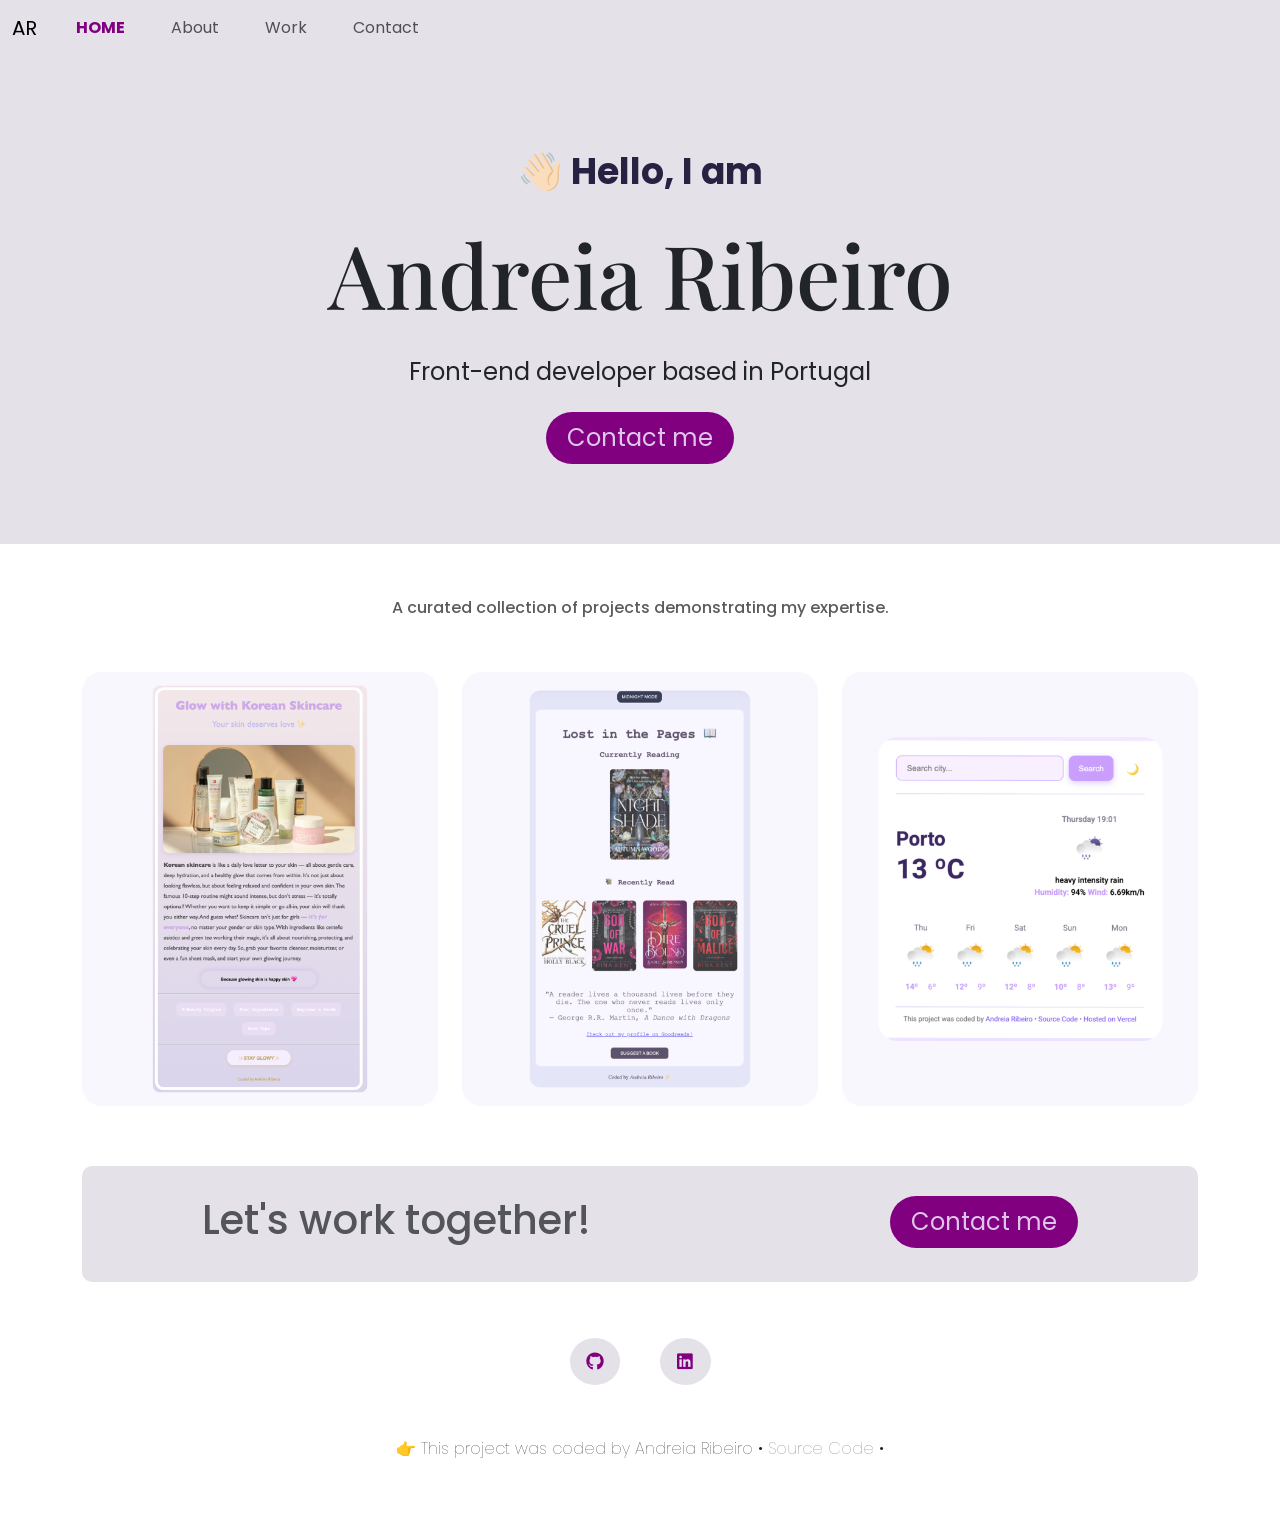
<file: index.html>
<!DOCTYPE html>
<html lang="en">
  <head>
    <meta charset="UTF-8" />
    <meta name="viewport" content="width=device-width, initial-scale=1.0" />
    <meta
      name="description"
      content="Andreia Ribeiro is a front-end developer based in Portugal, showcasing responsive web projects built with HTML, CSS, JavaScript, and Bootstrap."
    />

    <title>Andreia Ribeiro – Front-End Portfolio</title>
    <link
      href="https://cdn.jsdelivr.net/npm/bootstrap@5.3.8/dist/css/bootstrap.min.css"
      rel="stylesheet"
      integrity="sha384-sRIl4kxILFvY47J16cr9ZwB07vP4J8+LH7qKQnuqkuIAvNWLzeN8tE5YBujZqJLB"
      crossorigin="anonymous"
    />
    <link rel="stylesheet" href="./fontawesome/css/fontawesome.min.css" />
    <link rel="stylesheet" href="./fontawesome/css/brands.min.css" />
    <link rel="preconnect" href="https://fonts.googleapis.com" />
    <link rel="preconnect" href="https://fonts.gstatic.com" crossorigin />
    <link
      href="https://fonts.googleapis.com/css2?family=Playfair+Display:ital,wght@0,400..900;1,400..900&family=Poppins:ital,wght@0,100;0,200;0,300;0,400;0,500;0,600;0,700;0,800;0,900;1,100;1,200;1,300;1,400;1,500;1,600;1,700;1,800;1,900&display=swap"
      rel="stylesheet"
    />
    <link rel="stylesheet" href="styles/portfolio.css" />
    <script
      src="https://cdn.jsdelivr.net/npm/bootstrap@5.3.8/dist/js/bootstrap.bundle.min.js"
      integrity="sha384-FKyoEForCGlyvwx9Hj09JcYn3nv7wiPVlz7YYwJrWVcXK/BmnVDxM+D2scQbITxI"
      crossorigin="anonymous"
    ></script>
  </head>
  <body>
    <nav class="navbar navbar-expand-lg" style="background-color: #e5e1e9">
      <div class="container-fluid">
        <a class="navbar-brand" href="/">AR</a>
        <button
          class="navbar-toggler"
          type="button"
          data-bs-toggle="collapse"
          data-bs-target="#navbarNav"
          aria-controls="navbarNav"
          aria-expanded="false"
          aria-label="Toggle navigation"
        >
          <span class="navbar-toggler-icon"></span>
        </button>
        <div class="collapse navbar-collapse" id="navbarNav">
          <ul class="navbar-nav">
            <li class="nav-item">
              <a class="nav-link active" aria-current="page" href="/">Home</a>
            </li>
            <li class="nav-item">
              <a
                class="nav-link"
                href="/about.html"
                title="About Andreia Ribeiro – Front-End Developer"
                >About</a
              >
            </li>
            <li class="nav-item">
              <a
                class="nav-link"
                href="/work.html"
                title="Projects and Work by Andreia Ribeiro"
                >Work</a
              >
            </li>
            <li class="nav-item">
              <a
                class="nav-link"
                href="/contact.html"
                title="Contact Andreia Ribeiro"
                >Contact</a
              >
            </li>
          </ul>
        </div>
      </div>
    </nav>
    <div class="hero">
      <p>👋🏻 Hello, I am</p>
      <h1>Andreia Ribeiro</h1>
      <h2 class="mb-3">Front-end developer based in Portugal</h2>
      <a
        href="/contact.html"
        title="Contact Andreia Ribeiro"
        class="btn btn-branding"
        >Contact me</a
      >
    </div>
    <p class="text-center m-5 text-muted d-none d-lg-block">
      A curated collection of projects demonstrating my expertise.
    </p>
    <div class="container">
      <div class="row mb-5">
        <div class="col-4 d-none d-lg-block">
          <div class="project-image-1">
            <img
              src="images/skincare.png"
              class="img-fluid"
              alt="Responsive skincare website project designed with HTML, CSS, and Bootstrap"
            />
          </div>
        </div>
        <div class="col-4 d-none d-lg-block">
          <div class="project-image-2">
            <img
              src="images/books.png"
              class="img-fluid"
              alt="Book website project featuring curated book lists and reviews built with HTML and CSS"
            />
          </div>
        </div>
        <div class="col-4 d-none d-lg-block">
          <div class="project-image-3">
            <img
              src="images/weather.png"
              class="img-fluid"
              alt="Weather application displaying real-time forecasts using JavaScript and a weather API"
            />
          </div>
        </div>
      </div>
      <div class="container d-block d-lg-none">
        <div class="row">
          <div class="col-sm d-flex justify-content-center">
            <div class="card" style="width: 18rem">
              <img
                src="images/weather.png"
                class="card-img-top"
                alt="Front-end weather app showing real-time weather data with a responsive design"
              />
              <div class="card-body">
                <h5
                  class="card-title text-center text-uppercase font-weight-bold"
                >
                  Weather App
                </h5>
                <p class="card-text text-center">
                  A front-end weather application built with HTML, CSS, and
                  JavaScript, integrating a weather API to deliver real-time
                  forecasts with a responsive layout.
                </p>
                <a href="/work.html" class="btn btn-card">Browse my work</a>
              </div>
            </div>
          </div>
        </div>
      </div>
      <footer>
        <div
          class="contact-box d-flex justify-content-between mb-2 d-none d-md-flex"
        >
          <div>
            <h4 class="text-muted">Let's work together!</h4>
          </div>

          <div>
            <a href="/contact.html" class="btn btn-branding">Contact me</a>
          </div>
        </div>
        <div class="d-flex justify-content-center">
          <a
            href="mailto:andreiaribeiro24@gmail.com"
            title="Send an email to Andreia Ribeiro"
            class="email-link d-block d-md-none"
            >andreiaribeiro24@gmail.com</a
          >
        </div>
        <div class="social-links d-flex justify-content-center mt-5">
          <a
            href="https://github.com/andreiapatriciaribeiro88-web"
            target="_blank"
            title="Andreia Ribeiro on GitHub – Front-End Projects"
          >
            <i class="fab fa-github"></i
          ></a>
          <a
            href="https://www.linkedin.com/"
            target="_blank"
            title="Andreia Ribeiro on LinkedIn"
          >
            <i class="fab fa-linkedin"></i
          ></a>
        </div>
        <p class="text-center mt-5 fw-lighter">
          👉 This project was coded by Andreia Ribeiro •
          <a
            href="https://github.com/andreiapatriciaribeiro88-web/my-portfolio-project"
            target="_blank"
            class="text-decoration-none link-secondary"
          >
            Source Code </a
          >•
        </p>
      </footer>
    </div>
  </body>
</html>
</file>
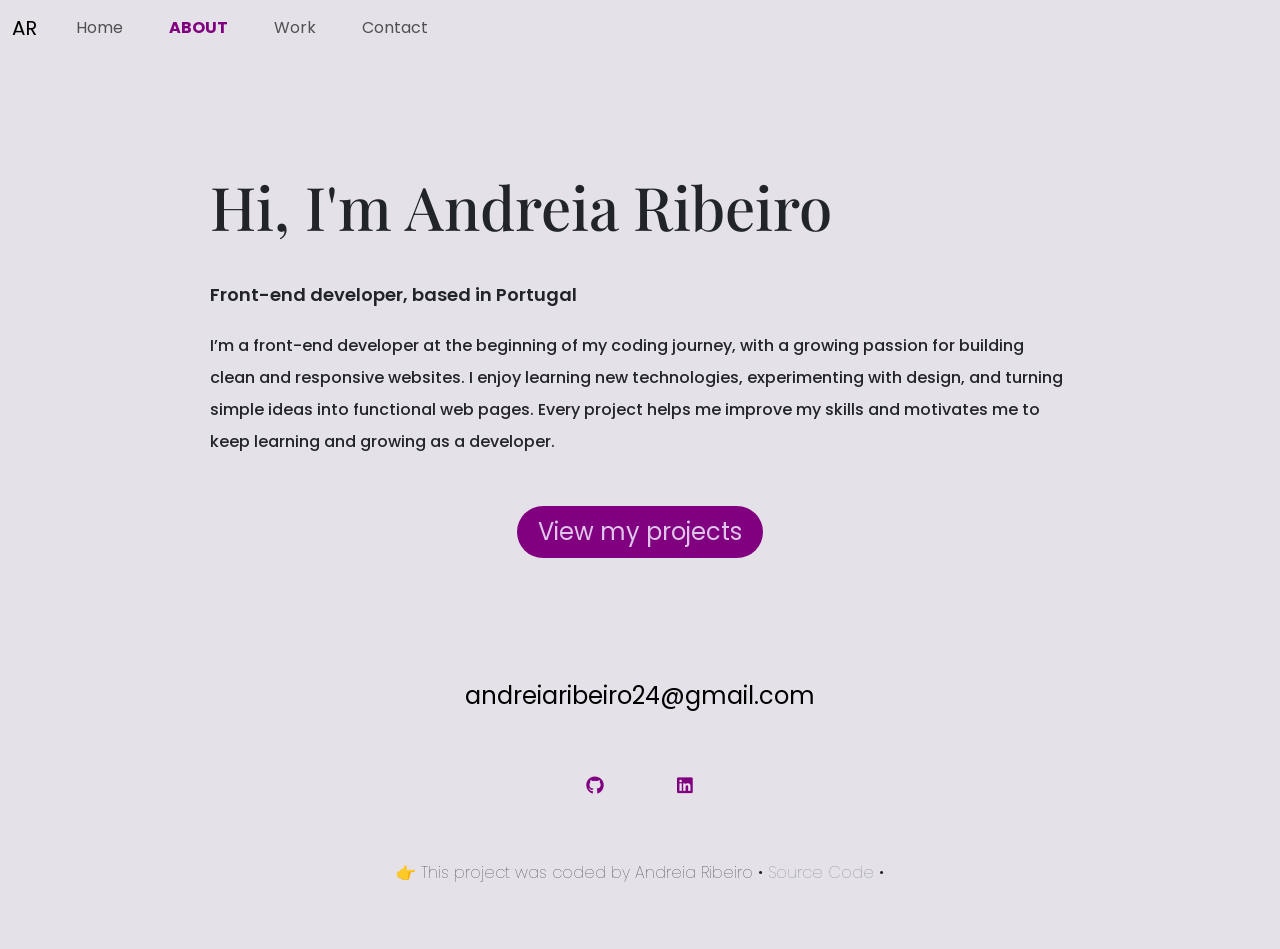
<file: about.html>
<!DOCTYPE html>
<html lang="en">
  <head>
    <meta charset="UTF-8" />
    <meta name="viewport" content="width=device-width, initial-scale=1.0" />
    <meta
      name="description"
      content="Andreia Ribeiro is a front-end developer based in Portugal, showcasing responsive web projects built with HTML, CSS, JavaScript, and Bootstrap."
    />

    <title>Andreia Ribeiro – Front-End Portfolio</title>
    <link
      href="https://cdn.jsdelivr.net/npm/bootstrap@5.3.8/dist/css/bootstrap.min.css"
      rel="stylesheet"
      integrity="sha384-sRIl4kxILFvY47J16cr9ZwB07vP4J8+LH7qKQnuqkuIAvNWLzeN8tE5YBujZqJLB"
      crossorigin="anonymous"
    />
    <link rel="stylesheet" href="./fontawesome/css/fontawesome.min.css" />
    <link rel="stylesheet" href="./fontawesome/css/brands.min.css" />
    <link rel="preconnect" href="https://fonts.googleapis.com" />
    <link rel="preconnect" href="https://fonts.gstatic.com" crossorigin />
    <link
      href="https://fonts.googleapis.com/css2?family=Playfair+Display:ital,wght@0,400..900;1,400..900&family=Poppins:ital,wght@0,100;0,200;0,300;0,400;0,500;0,600;0,700;0,800;0,900;1,100;1,200;1,300;1,400;1,500;1,600;1,700;1,800;1,900&display=swap"
      rel="stylesheet"
    />
    <link rel="stylesheet" href="styles/portfolio.css" />
    <script
      src="https://cdn.jsdelivr.net/npm/bootstrap@5.3.8/dist/js/bootstrap.bundle.min.js"
      integrity="sha384-FKyoEForCGlyvwx9Hj09JcYn3nv7wiPVlz7YYwJrWVcXK/BmnVDxM+D2scQbITxI"
      crossorigin="anonymous"
    ></script>
  </head>
  <body class="about-page">
    <nav class="navbar navbar-expand-lg" style="background-color: #e5e1e9">
      <div class="container-fluid">
        <a class="navbar-brand" href="/">AR</a>
        <button
          class="navbar-toggler"
          type="button"
          data-bs-toggle="collapse"
          data-bs-target="#navbarNav"
          aria-controls="navbarNav"
          aria-expanded="false"
          aria-label="Toggle navigation"
        >
          <span class="navbar-toggler-icon"></span>
        </button>
        <div class="collapse navbar-collapse" id="navbarNav">
          <ul class="navbar-nav">
            <li class="nav-item">
              <a class="nav-link" aria-current="page" href="/" title="Home Page"
                >Home</a
              >
            </li>
            <li class="nav-item">
              <a
                class="nav-link active"
                href="/about.html"
                title="About Andreia Ribeiro"
                >About</a
              >
            </li>
            <li class="nav-item">
              <a
                class="nav-link"
                href="/work.html"
                title="View Andreia Ribeiro’s projects"
                >Work</a
              >
            </li>
            <li class="nav-item">
              <a
                class="nav-link"
                href="/contact.html"
                title="Contact Andreia Ribeiro"
                >Contact</a
              >
            </li>
          </ul>
        </div>
      </div>
    </nav>
    <div class="about-section container">
      <h1>Hi, I'm Andreia Ribeiro</h1>
      <h2 class="mt-5">Front-end developer, based in Portugal</h2>
      <p class="mt-4 mb-5">
        I’m a front-end developer at the beginning of my coding journey, with a
        growing passion for building clean and responsive websites. I enjoy
        learning new technologies, experimenting with design, and turning simple
        ideas into functional web pages. Every project helps me improve my
        skills and motivates me to keep learning and growing as a developer.
      </p>
      <div class="d-flex justify-content-center" justify-content-center>
        <a href="./work.html" class="btn btn-branding" title="See my projects"
          >View my projects</a
        >
      </div>
    </div>
    <footer>
      <div class="d-flex justify-content-center">
        <a
          href="mailto:andreiaribeiro24@gmail.com"
          class="email-link"
          title="Send an email to Andreia Ribeiro"
          >andreiaribeiro24@gmail.com</a
        >
      </div>
      <div class="social-links d-flex justify-content-center mt-5">
        <a
          href="https://github.com/andreiapatriciaribeiro88-web"
          target="_blank"
          title="Andreia Ribeiro on GitHub"
        >
          <i class="fab fa-github"></i
        ></a>
        <a
          href="https://www.linkedin.com/"
          target="_blank"
          title="Andreia Ribeiro on LinkedIn"
        >
          <i class="fab fa-linkedin"></i
        ></a>
      </div>
      <p class="text-center mt-5 fw-lighter">
        👉 This project was coded by Andreia Ribeiro •
        <a
          href="https://github.com/andreiapatriciaribeiro88-web/my-portfolio-project"
          target="_blank"
          class="text-decoration-none link-secondary"
          title="Source code of Andreia Ribeiro’s portfolio"
        >
          Source Code </a
        >•
      </p>
    </footer>
  </body>
</html>
</file>
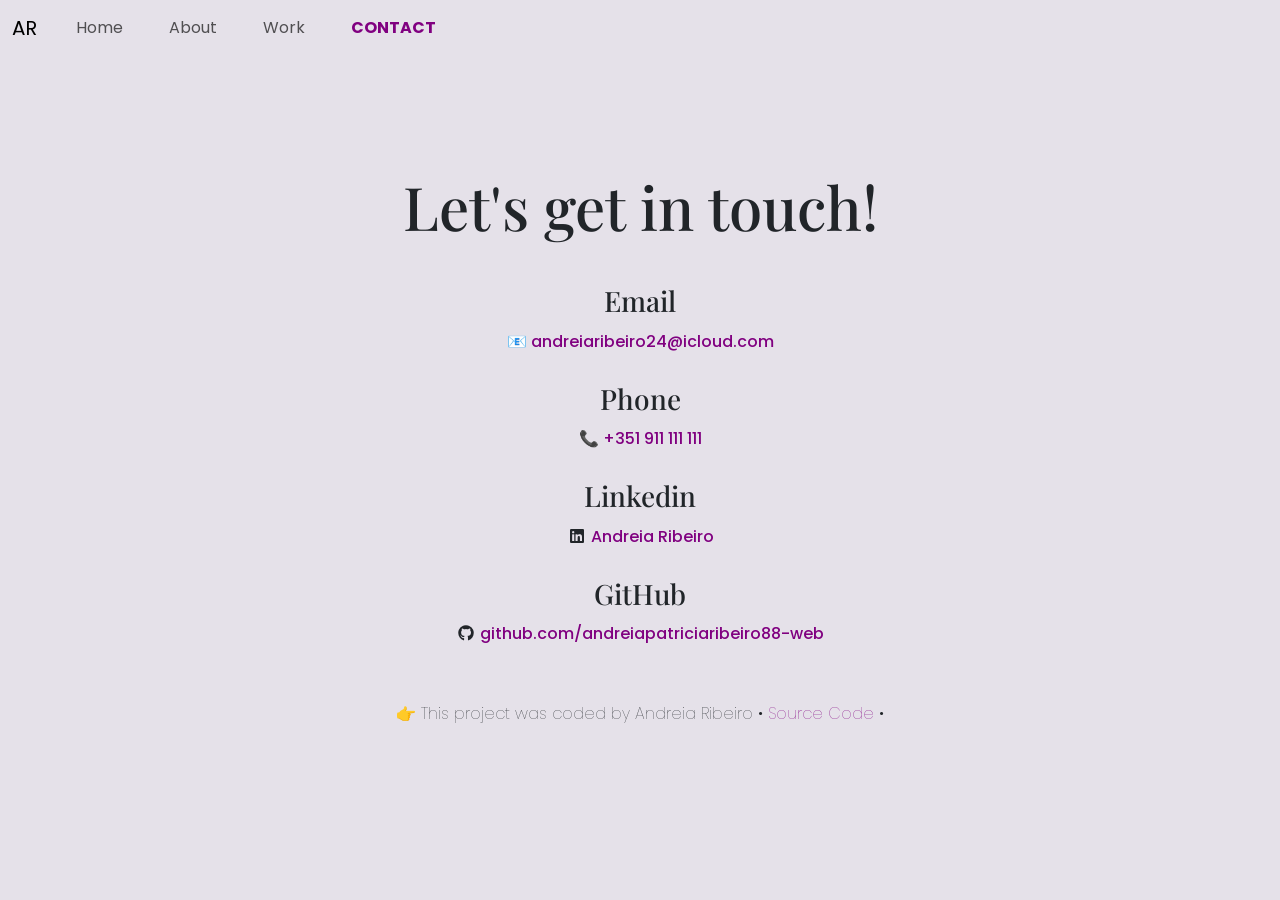
<file: contact.html>
<!DOCTYPE html>
<html lang="en">
  <head>
    <meta charset="UTF-8" />
    <meta name="viewport" content="width=device-width, initial-scale=1.0" />
    <meta
      name="description"
      content="Andreia Ribeiro is a front-end developer based in Portugal, showcasing responsive web projects built with HTML, CSS, JavaScript, and Bootstrap."
    />

    <title>Andreia Ribeiro – Front-End Portfolio</title>
    <link
      href="https://cdn.jsdelivr.net/npm/bootstrap@5.3.8/dist/css/bootstrap.min.css"
      rel="stylesheet"
      integrity="sha384-sRIl4kxILFvY47J16cr9ZwB07vP4J8+LH7qKQnuqkuIAvNWLzeN8tE5YBujZqJLB"
      crossorigin="anonymous"
    />
    <link rel="stylesheet" href="./fontawesome/css/fontawesome.min.css" />
    <link rel="stylesheet" href="./fontawesome/css/brands.min.css" />
    <link rel="preconnect" href="https://fonts.googleapis.com" />
    <link rel="preconnect" href="https://fonts.gstatic.com" crossorigin />
    <link
      href="https://fonts.googleapis.com/css2?family=Playfair+Display:ital,wght@0,400..900;1,400..900&family=Poppins:ital,wght@0,100;0,200;0,300;0,400;0,500;0,600;0,700;0,800;0,900;1,100;1,200;1,300;1,400;1,500;1,600;1,700;1,800;1,900&display=swap"
      rel="stylesheet"
    />
    <link rel="stylesheet" href="styles/portfolio.css" />
    <script
      src="https://cdn.jsdelivr.net/npm/bootstrap@5.3.8/dist/js/bootstrap.bundle.min.js"
      integrity="sha384-FKyoEForCGlyvwx9Hj09JcYn3nv7wiPVlz7YYwJrWVcXK/BmnVDxM+D2scQbITxI"
      crossorigin="anonymous"
    ></script>
  </head>
  <body class="about-page">
    <nav class="navbar navbar-expand-lg" style="background-color: #e5e1e9">
      <div class="container-fluid">
        <a class="navbar-brand" href="/">AR</a>
        <button
          class="navbar-toggler"
          type="button"
          data-bs-toggle="collapse"
          data-bs-target="#navbarNav"
          aria-controls="navbarNav"
          aria-expanded="false"
          aria-label="Toggle navigation"
        >
          <span class="navbar-toggler-icon"></span>
        </button>
        <div class="collapse navbar-collapse" id="navbarNav">
          <ul class="navbar-nav">
            <li class="nav-item">
              <a class="nav-link" aria-current="page" href="/">Home</a>
            </li>
            <li class="nav-item">
              <a class="nav-link" href="/about.html">About</a>
            </li>
            <li class="nav-item">
              <a class="nav-link" href="/work.html">Work</a>
            </li>
            <li class="nav-item">
              <a class="nav-link active" href="/contact.html">Contact</a>
            </li>
          </ul>
        </div>
      </div>
    </nav>
    <div class="about-section container">
      <h1 class="text-center">Let's get in touch!</h1>
      <h3 class="mt-5 text-center">Email</h3>
      <p class="text-center mb-4">
        📧
        <a
          href="mailto:andreiaribeiro24@icloud.com"
          title="Send an email to Andreia Ribeiro"
        >
          andreiaribeiro24@icloud.com</a
        >
      </p>
      <h3 class="text-center">Phone</h3>
      <p class="text-center mb-4">
        📞
        <a href="tel:+351911111111" title="Call Andreia Ribeiro"
          >+351 911 111 111</a
        >
      </p>

      <h3 class="text-center">Linkedin</h3>
      <p class="text-center mb-4">
        <i class="fab fa-linkedin"></i>
        <a
          href="https://www.linkedin.com/"
          target="_blank"
          title="Andreia Ribeiro on LinkedIn"
          >Andreia Ribeiro</a
        >
      </p>
      <h3 class="text-center">GitHub</h3>
      <p class="text-center">
        <i class="fab fa-github"></i>
        <a
          href="https://github.com/andreiapatriciaribeiro88-web"
          target="_blank"
        >
          github.com/andreiapatriciaribeiro88-web
        </a>
      </p>
      <p class="text-center mt-5 fw-lighter">
        👉 This project was coded by Andreia Ribeiro •
        <a
          href="https://github.com/andreiapatriciaribeiro88-web/my-portfolio-project"
          target="_blank"
          title="Andreia Ribeiro on GitHub"
        >
          Source Code </a
        >•
      </p>
    </div>
  </body>
</html>
</file>
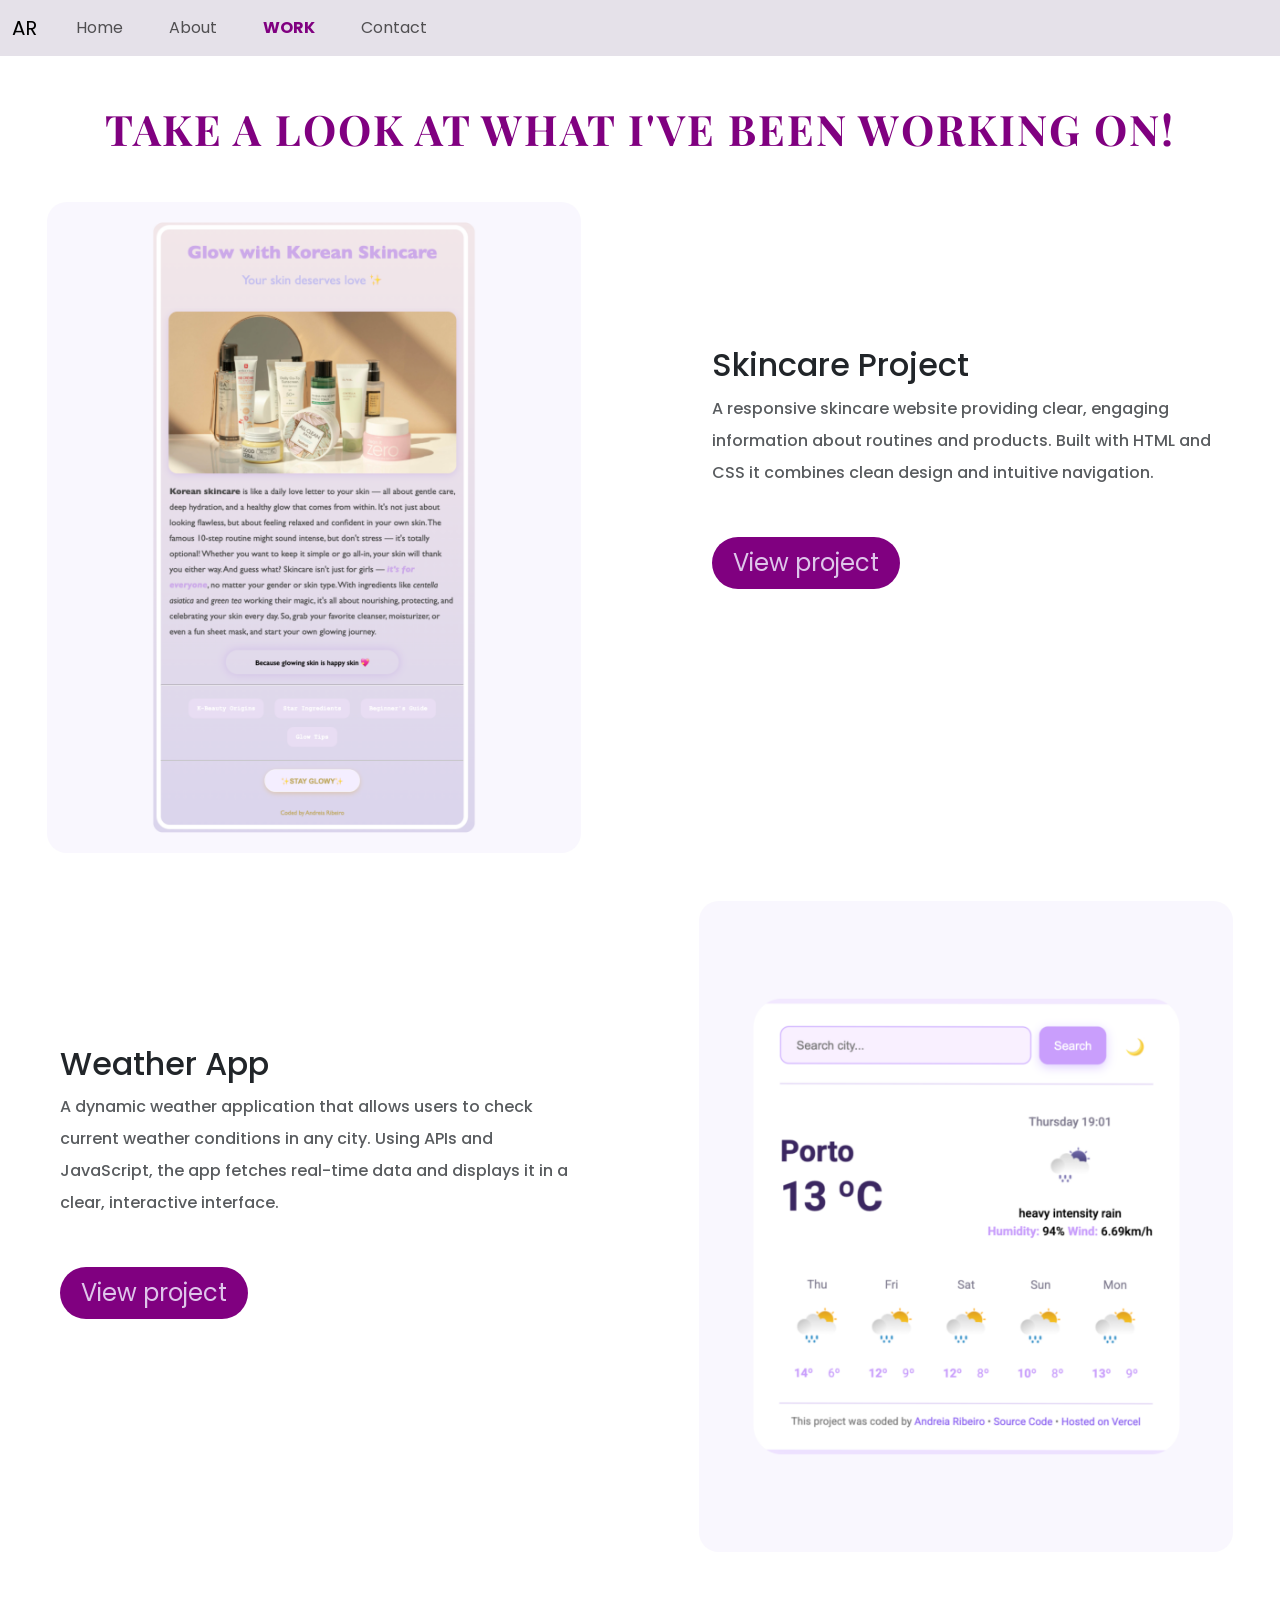
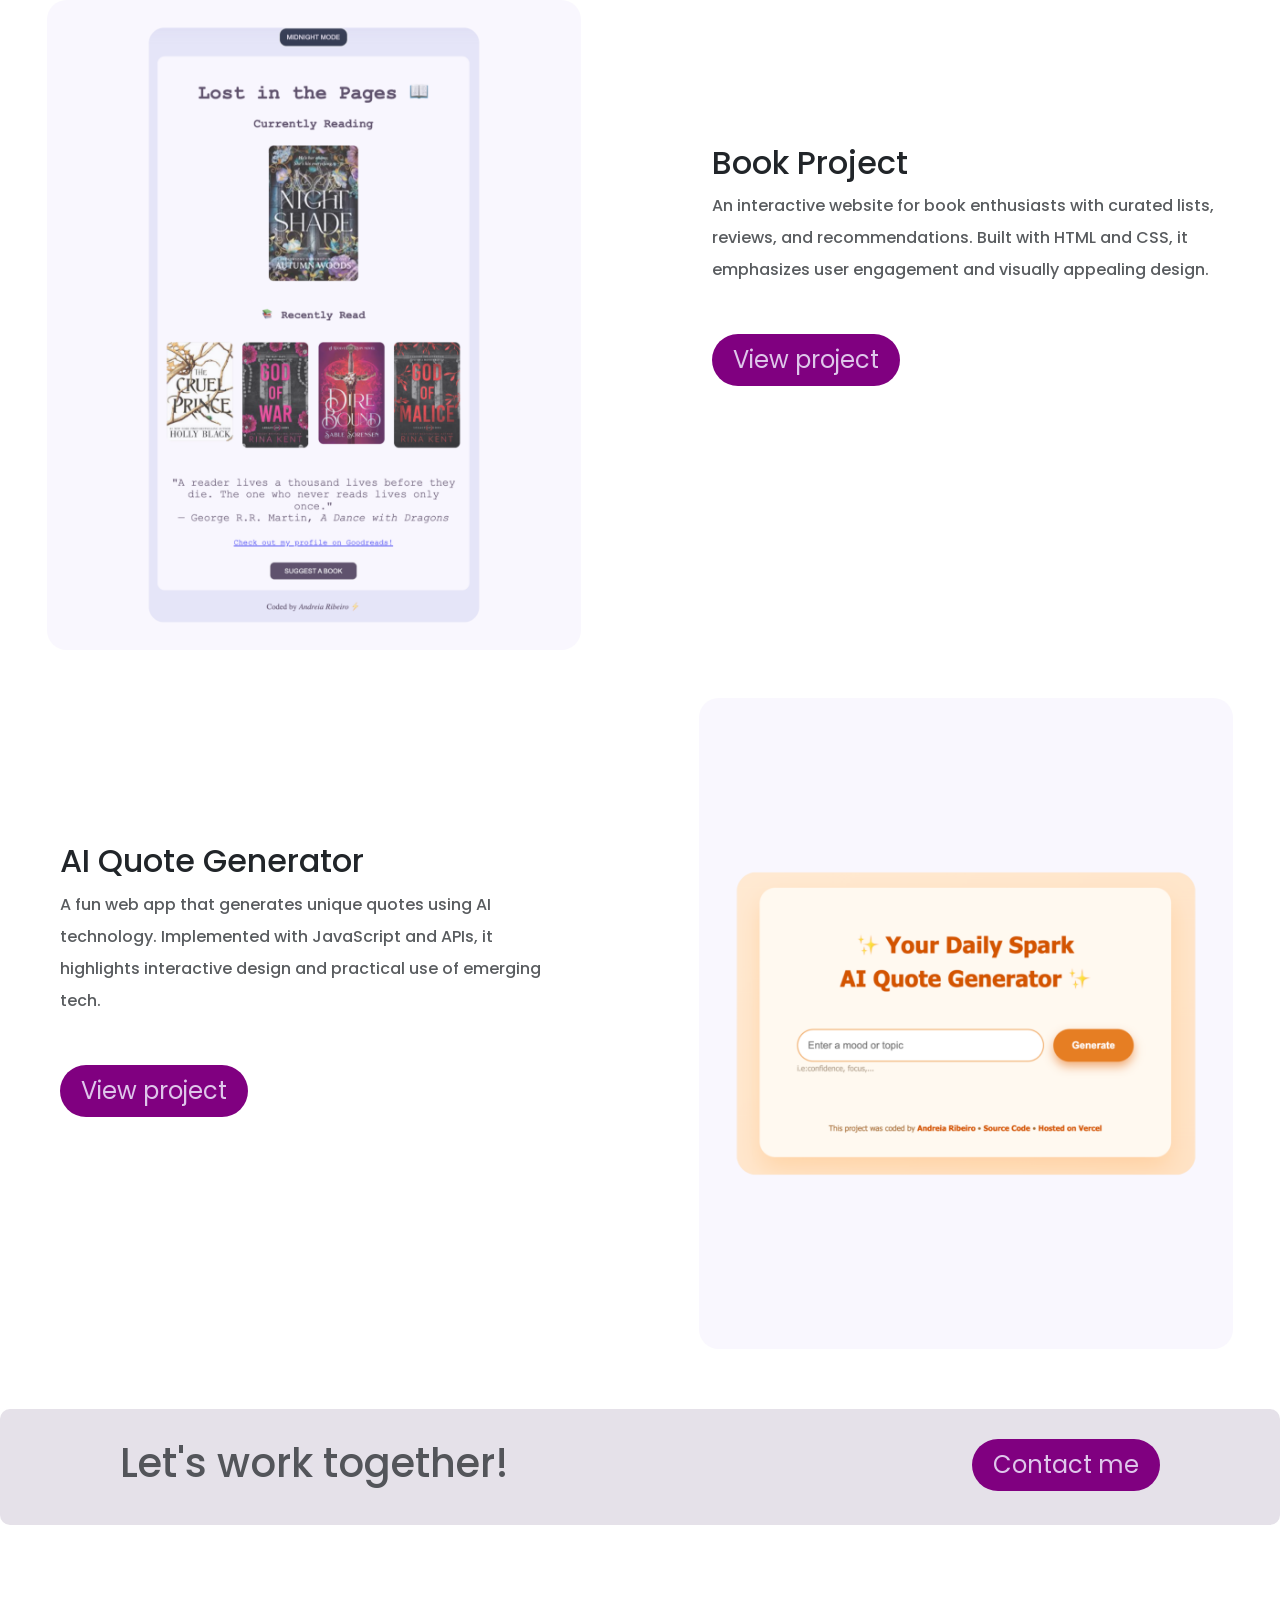
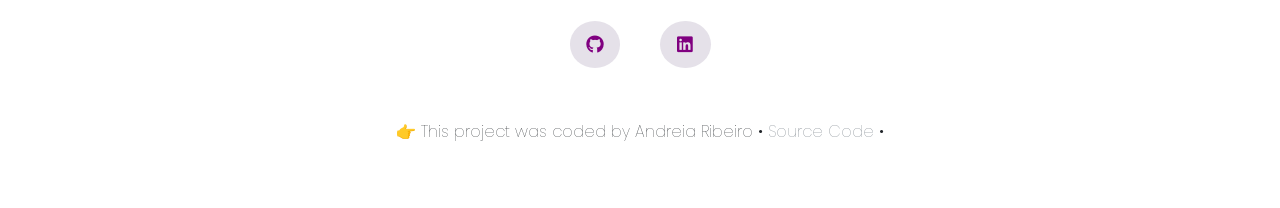
<file: work.html>
<!DOCTYPE html>
<html lang="en">
  <head>
    <meta charset="UTF-8" />
    <meta name="viewport" content="width=device-width, initial-scale=1.0" />
    <meta
      name="description"
      content="Andreia Ribeiro is a front-end developer based in Portugal, showcasing responsive web projects built with HTML, CSS, JavaScript, and Bootstrap."
    />

    <title>Andreia Ribeiro – Front-End Portfolio</title>
    <link
      href="https://cdn.jsdelivr.net/npm/bootstrap@5.3.8/dist/css/bootstrap.min.css"
      rel="stylesheet"
      integrity="sha384-sRIl4kxILFvY47J16cr9ZwB07vP4J8+LH7qKQnuqkuIAvNWLzeN8tE5YBujZqJLB"
      crossorigin="anonymous"
    />
    <link rel="stylesheet" href="./fontawesome/css/fontawesome.min.css" />
    <link rel="stylesheet" href="./fontawesome/css/brands.min.css" />
    <link rel="preconnect" href="https://fonts.googleapis.com" />
    <link rel="preconnect" href="https://fonts.gstatic.com" crossorigin />
    <link
      href="https://fonts.googleapis.com/css2?family=Playfair+Display:ital,wght@0,400..900;1,400..900&family=Poppins:ital,wght@0,100;0,200;0,300;0,400;0,500;0,600;0,700;0,800;0,900;1,100;1,200;1,300;1,400;1,500;1,600;1,700;1,800;1,900&display=swap"
      rel="stylesheet"
    />
    <link rel="stylesheet" href="styles/portfolio.css" />
    <script
      src="https://cdn.jsdelivr.net/npm/bootstrap@5.3.8/dist/js/bootstrap.bundle.min.js"
      integrity="sha384-FKyoEForCGlyvwx9Hj09JcYn3nv7wiPVlz7YYwJrWVcXK/BmnVDxM+D2scQbITxI"
      crossorigin="anonymous"
    ></script>
  </head>
  <body class="projects-page">
    <nav class="navbar navbar-expand-lg" style="background-color: #e5e1e9">
      <div class="container-fluid">
        <a class="navbar-brand" href="/">AR</a>
        <button
          class="navbar-toggler"
          type="button"
          data-bs-toggle="collapse"
          data-bs-target="#navbarNav"
          aria-controls="navbarNav"
          aria-expanded="false"
          aria-label="Toggle navigation"
        >
          <span class="navbar-toggler-icon"></span>
        </button>
        <div class="collapse navbar-collapse" id="navbarNav">
          <ul class="navbar-nav">
            <li class="nav-item">
              <a class="nav-link" aria-current="page" href="/">Home</a>
            </li>
            <li class="nav-item">
              <a class="nav-link" href="/about.html">About</a>
            </li>
            <li class="nav-item">
              <a class="nav-link active" href="/work.html">Work</a>
            </li>
            <li class="nav-item">
              <a class="nav-link" href="/contact.html">Contact</a>
            </li>
          </ul>
        </div>
      </div>
    </nav>
    <h3 class="projects-title mt-5 mb-5">
      Take a look at what I've been working on!
    </h3>
    <div class="work-container">
      <div class="row mb-5">
        <div class="col d-none d-lg-block">
          <img
            src="images/skincare.png"
            class="img-fluid"
            alt="Skincare project screenshot"
          />
        </div>
        <div class="col">
          <div class="project-description">
            <h2 class="mt-4">Skincare Project</h2>
            <p class="mb-5 text-muted">
              A responsive skincare website providing clear, engaging
              information about routines and products. Built with HTML and CSS
              it combines clean design and intuitive navigation.
            </p>
            <a
              href="https://www.shecodes.io/cohorts/2058/projects/2383959?_gl=1*1vqthso*_gcl_aw*R0NMLjE3NjU5NjgwNzYuQ2owS0NRaUF4b25LQmhDMUFSSXNBSUhxX2xzd0ltaHRZcFdXRW8telROcVJzcXRJNDdBNDBSRzlEOURuR1h2ZWl2UmRyclZzMXJQU0tFMGFBdWFYRUFMd193Y0I.*_gcl_au*MTM2NTY4NTI4LjE3NjQ3NTc5NTg."
              target="_blank"
              class="btn btn-branding"
              title="Learn more about Skincare Project"
            >
              View project
            </a>
          </div>
        </div>
      </div>
      <div class="row mb-5">
        <div class="col">
          <div class="project-description">
            <h2 class="mt-4">Weather App</h2>
            <p class="mb-5 text-muted">
              A dynamic weather application that allows users to check current
              weather conditions in any city. Using APIs and JavaScript, the app
              fetches real-time data and displays it in a clear, interactive
              interface.
            </p>
            <a
              href="https://www.shecodes.io/cohorts/2835/projects/2713777?_gl=1*c3h7hg*_gcl_aw*R0NMLjE3NjU5NjgwNzYuQ2owS0NRaUF4b25LQmhDMUFSSXNBSUhxX2xzd0ltaHRZcFdXRW8telROcVJzcXRJNDdBNDBSRzlEOURuR1h2ZWl2UmRyclZzMXJQU0tFMGFBdWFYRUFMd193Y0I.*_gcl_au*MTM2NTY4NTI4LjE3NjQ3NTc5NTg."
              target="_blank"
              class="btn btn-branding"
              title="Learn more about Weather App"
            >
              View project
            </a>
          </div>
        </div>
        <div class="col d-none d-lg-block">
          <img
            src="images/weather.png"
            class="img-fluid"
            alt="Screenshot of Weather App project"
          />
        </div>
      </div>
      <div class="row mb-5">
        <div class="col d-none d-lg-block">
          <img
            src="images/books.png"
            class="img-fluid"
            alt="Screenshot of Book Project website"
          />
        </div>
        <div class="col">
          <div class="project-description">
            <h2 class="mt-4">Book Project</h2>
            <p class="mb-5 text-muted">
              An interactive website for book enthusiasts with curated lists,
              reviews, and recommendations. Built with HTML and CSS, it
              emphasizes user engagement and visually appealing design.
            </p>
            <a
              href="https://www.shecodes.io/cohorts/2834/projects/2706358?_gl=1*c3h7hg*_gcl_aw*R0NMLjE3NjU5NjgwNzYuQ2owS0NRaUF4b25LQmhDMUFSSXNBSUhxX2xzd0ltaHRZcFdXRW8telROcVJzcXRJNDdBNDBSRzlEOURuR1h2ZWl2UmRyclZzMXJQU0tFMGFBdWFYRUFMd193Y0I.*_gcl_au*MTM2NTY4NTI4LjE3NjQ3NTc5NTg."
              target="_blank"
              class="btn btn-branding"
              title="Learn more about Book Project"
            >
              View project
            </a>
          </div>
        </div>
      </div>
      <div class="row mb-3">
        <div class="col">
          <div class="project-description">
            <h2 class="mt-4">AI Quote Generator</h2>
            <p class="mb-5 text-muted">
              A fun web app that generates unique quotes using AI technology.
              Implemented with JavaScript and APIs, it highlights interactive
              design and practical use of emerging tech.
            </p>
            <a
              href="https://www.shecodes.io/cohorts/2863/projects/2714723?_gl=1*ofyavn*_gcl_aw*R0NMLjE3NjU5NjgwNzYuQ2owS0NRaUF4b25LQmhDMUFSSXNBSUhxX2xzd0ltaHRZcFdXRW8telROcVJzcXRJNDdBNDBSRzlEOURuR1h2ZWl2UmRyclZzMXJQU0tFMGFBdWFYRUFMd193Y0I.*_gcl_au*MTM2NTY4NTI4LjE3NjQ3NTc5NTg."
              target="_blank"
              class="btn btn-branding"
              title="Learn more about AI Quote Generator"
            >
              View project
            </a>
          </div>
        </div>
        <div class="col d-none d-lg-block">
          <img
            src="images/aiquotegenerator.png"
            class="img-fluid"
            alt="Screenshot of AI Quote Generator project"
          />
        </div>
      </div>
    </div>
    <footer>
      <div
        class="contact-box d-flex justify-content-between mb-5 d-none d-md-flex"
      >
        <div>
          <h4 class="text-muted">Let's work together!</h4>
        </div>

        <div>
          <a
            href="/contact.html"
            class="btn btn-branding"
            title="Contact Andreia Ribeiro"
            >Contact me</a
          >
        </div>
      </div>
      <div class="d-flex justify-content-center">
        <a
          href="mailto:andreiaribeiro24@gmail.com"
          class="email-link d-block d-md-none"
          >andreiaribeiro24@gmail.com</a
        >
      </div>
      <div class="social-links d-flex justify-content-center mt-5">
        <a
          href="https://github.com/andreiapatriciaribeiro88-web"
          target="_blank"
          title="Andreia Ribeiro on GitHub"
        >
          <i class="fab fa-github"></i
        ></a>
        <a
          href="https://www.linkedin.com/"
          target="_blank"
          title="Andreia Ribeiro on LinkedIn"
        >
          <i class="fab fa-linkedin"></i
        ></a>
      </div>
      <p class="text-center mt-5 fw-lighter">
        👉 This project was coded by Andreia Ribeiro •
        <a
          href="https://github.com/andreiapatriciaribeiro88-web/my-portfolio-project"
          target="_blank"
          class="text-decoration-none link-secondary"
        >
          Source Code </a
        >•
      </p>
    </footer>
  </body>
</html>
</file>
<file: styles/portfolio.css>
:root {
  --branding-color: #dec6ea;
  --second-color: #e5e1e9;
  --heading-font-family: "Playfair Display", serif;
  --default-font-family: "Poppins", sans-serif;
}

body {
  font-family: var(--default-font-family);
}

p {
  font-weight: 500;
  line-height: 2;
}

h1 {
  line-height: 1.5;
  font-size: 88px;
  font-family: var(--heading-font-family);
}

h2 {
  font-style: normal;
}
h3 {
  font-family: var(--heading-font-family);
}
h4 {
  font-size: 40px;
}
img {
  border-radius: 20px;
}

.hero {
  background: var(--second-color);
  text-align: center;
  padding: 80px 20px;
}

.hero p {
  font-size: 36px;
  font-weight: bold;
  margin: 0;
  color: #272142;
}

.hero h2 {
  font-weight: normal;
  font-size: 24px;
  line-height: 2;
}

.btn-branding {
  color: var(--branding-color);
  background: purple;
  border-radius: 30px;
  font-size: 24px;
  line-height: 20px;
  padding: 15px 20px;
}
.btn-branding:hover {
  background: purple;
  color: white;
}
.about-section .btn-branding {
  color: var(--branding-color);
  background: purple;
  border-radius: 30px;
  font-size: 24px;
}

.about-section .btn-branding:hover {
  text-decoration: none;
}

.btn-card {
  color: purple;
  background: var(--second-color);
  display: block;
}

.btn-card:hover {
  background: purple;
  color: white;
}
.about-page {
  background: var(--second-color);
}
.about-section {
  max-width: 900px;
  margin: 80px auto;
  padding: 40px 20px;
}
.about-section h1 {
  font-size: 60px;
  line-height: 1;
}
.about-section h2 {
  font-size: 18px;
  font-weight: 600;
}

.projects-section {
  padding: 80px 20px;
}
.projects-title {
  font-family: var(--heading-font-family);
  font-size: 42px;
  font-weight: 700;
  text-align: center;
  text-transform: uppercase;
  letter-spacing: 2px;
  color: purple;
}
.project-description {
  padding: 120px 60px;
}

.work-container img {
  max-width: 85%;
  margin: 0 auto;
  display: block;
}
.active {
  color: purple !important;
  font-weight: bold !important;
  text-transform: uppercase !important;
}
.nav-item {
  padding: 0 15px;
}
.about-section a {
  color: purple;
  text-decoration: none;
}

.about-section a:hover {
  color: #fff;
  text-decoration: underline;
}
footer {
  margin: 60px 0;
}
footer .contact-box {
  background-color: var(--second-color);
  padding: 30px 120px;
  border-radius: 10px;
}
footer .email-link {
  text-decoration: none;
  color: black;
  font-size: 24px;
}
footer .email-link:hover {
  color: purple;
}
footer .social-links a {
  margin: 0 20px;
  color: purple;
  background: var(--second-color);
  padding: 10px 14px;
  font-size: 18px;
  border-radius: 50%;
  transition: all 100ms ease-in-out;
}
footer .social-links a:hover {
  background: purple;
  color: white;
}
@media (max-width: 960px) {
  h1 {
    font-size: 60px;
    line-height: 1.5;
  }
  h2 {
    font-size: 20px;
  }
  h3 {
    font-size: 44px;
    text-align: center;
  }

  .about-section {
    text-align: center;
    padding: 10px;
  }
  .projects-title {
    font-size: 36px;
  }

  .project-description h2 {
    font-size: 28px;
  }
  .project-description {
    padding: 20px;
    text-align: center;
  }
}
</file>
<file: fontawesome/css/brands.min.css>
/*!
 * Font Awesome Free 7.1.0 by @fontawesome - https://fontawesome.com
 * License - https://fontawesome.com/license/free (Icons: CC BY 4.0, Fonts: SIL OFL 1.1, Code: MIT License)
 * Copyright 2025 Fonticons, Inc.
 */
:host,:root{--fa-family-brands:"Font Awesome 7 Brands";--fa-font-brands:normal 400 1em/1 var(--fa-family-brands)}@font-face{font-family:"Font Awesome 7 Brands";font-style:normal;font-weight:400;font-display:block;src:url(../webfonts/fa-brands-400.woff2)}.fa-brands,.fa-classic.fa-brands,.fab{--fa-family:var(--fa-family-brands);--fa-style:400}.fa-firefox-browser{--fa:"\e007"}.fa-ideal{--fa:"\e013"}.fa-microblog{--fa:"\e01a"}.fa-pied-piper-square,.fa-square-pied-piper{--fa:"\e01e"}.fa-unity{--fa:"\e049"}.fa-dailymotion{--fa:"\e052"}.fa-instagram-square,.fa-square-instagram{--fa:"\e055"}.fa-mixer{--fa:"\e056"}.fa-shopify{--fa:"\e057"}.fa-deezer{--fa:"\e077"}.fa-edge-legacy{--fa:"\e078"}.fa-google-pay{--fa:"\e079"}.fa-rust{--fa:"\e07a"}.fa-tiktok{--fa:"\e07b"}.fa-unsplash{--fa:"\e07c"}.fa-cloudflare{--fa:"\e07d"}.fa-guilded{--fa:"\e07e"}.fa-hive{--fa:"\e07f"}.fa-42-group,.fa-innosoft{--fa:"\e080"}.fa-instalod{--fa:"\e081"}.fa-octopus-deploy{--fa:"\e082"}.fa-perbyte{--fa:"\e083"}.fa-uncharted{--fa:"\e084"}.fa-watchman-monitoring{--fa:"\e087"}.fa-wodu{--fa:"\e088"}.fa-wirsindhandwerk,.fa-wsh{--fa:"\e2d0"}.fa-bots{--fa:"\e340"}.fa-cmplid{--fa:"\e360"}.fa-bilibili{--fa:"\e3d9"}.fa-golang{--fa:"\e40f"}.fa-pix{--fa:"\e43a"}.fa-sitrox{--fa:"\e44a"}.fa-hashnode{--fa:"\e499"}.fa-meta{--fa:"\e49b"}.fa-padlet{--fa:"\e4a0"}.fa-nfc-directional{--fa:"\e530"}.fa-nfc-symbol{--fa:"\e531"}.fa-screenpal{--fa:"\e570"}.fa-space-awesome{--fa:"\e5ac"}.fa-square-font-awesome{--fa:"\e5ad"}.fa-gitlab-square,.fa-square-gitlab{--fa:"\e5ae"}.fa-odysee{--fa:"\e5c6"}.fa-stubber{--fa:"\e5c7"}.fa-debian{--fa:"\e60b"}.fa-shoelace{--fa:"\e60c"}.fa-threads{--fa:"\e618"}.fa-square-threads{--fa:"\e619"}.fa-square-x-twitter{--fa:"\e61a"}.fa-x-twitter{--fa:"\e61b"}.fa-opensuse{--fa:"\e62b"}.fa-letterboxd{--fa:"\e62d"}.fa-square-letterboxd{--fa:"\e62e"}.fa-mintbit{--fa:"\e62f"}.fa-google-scholar{--fa:"\e63b"}.fa-brave{--fa:"\e63c"}.fa-brave-reverse{--fa:"\e63d"}.fa-pixiv{--fa:"\e640"}.fa-upwork{--fa:"\e641"}.fa-webflow{--fa:"\e65c"}.fa-signal-messenger{--fa:"\e663"}.fa-bluesky{--fa:"\e671"}.fa-jxl{--fa:"\e67b"}.fa-square-upwork{--fa:"\e67c"}.fa-web-awesome{--fa:"\e682"}.fa-square-web-awesome{--fa:"\e683"}.fa-square-web-awesome-stroke{--fa:"\e684"}.fa-dart-lang{--fa:"\e693"}.fa-flutter{--fa:"\e694"}.fa-files-pinwheel{--fa:"\e69f"}.fa-css{--fa:"\e6a2"}.fa-square-bluesky{--fa:"\e6a3"}.fa-openai{--fa:"\e7cf"}.fa-square-linkedin{--fa:"\e7d0"}.fa-cash-app{--fa:"\e7d4"}.fa-disqus{--fa:"\e7d5"}.fa-11ty,.fa-eleventy{--fa:"\e7d6"}.fa-kakao-talk{--fa:"\e7d7"}.fa-linktree{--fa:"\e7d8"}.fa-notion{--fa:"\e7d9"}.fa-pandora{--fa:"\e7da"}.fa-pixelfed{--fa:"\e7db"}.fa-tidal{--fa:"\e7dc"}.fa-vsco{--fa:"\e7dd"}.fa-w3c{--fa:"\e7de"}.fa-lumon{--fa:"\e7e2"}.fa-lumon-drop{--fa:"\e7e3"}.fa-square-figma{--fa:"\e7e4"}.fa-tex{--fa:"\e7ff"}.fa-duolingo{--fa:"\e812"}.fa-square-twitter,.fa-twitter-square{--fa:"\f081"}.fa-facebook-square,.fa-square-facebook{--fa:"\f082"}.fa-linkedin{--fa:"\f08c"}.fa-github-square,.fa-square-github{--fa:"\f092"}.fa-twitter{--fa:"\f099"}.fa-facebook{--fa:"\f09a"}.fa-github{--fa:"\f09b"}.fa-pinterest{--fa:"\f0d2"}.fa-pinterest-square,.fa-square-pinterest{--fa:"\f0d3"}.fa-google-plus-square,.fa-square-google-plus{--fa:"\f0d4"}.fa-google-plus-g{--fa:"\f0d5"}.fa-linkedin-in{--fa:"\f0e1"}.fa-github-alt{--fa:"\f113"}.fa-maxcdn{--fa:"\f136"}.fa-html5{--fa:"\f13b"}.fa-css3{--fa:"\f13c"}.fa-btc{--fa:"\f15a"}.fa-youtube{--fa:"\f167"}.fa-xing{--fa:"\f168"}.fa-square-xing,.fa-xing-square{--fa:"\f169"}.fa-dropbox{--fa:"\f16b"}.fa-stack-overflow{--fa:"\f16c"}.fa-instagram{--fa:"\f16d"}.fa-flickr{--fa:"\f16e"}.fa-adn{--fa:"\f170"}.fa-bitbucket{--fa:"\f171"}.fa-tumblr{--fa:"\f173"}.fa-square-tumblr,.fa-tumblr-square{--fa:"\f174"}.fa-apple{--fa:"\f179"}.fa-windows{--fa:"\f17a"}.fa-android{--fa:"\f17b"}.fa-linux{--fa:"\f17c"}.fa-dribbble{--fa:"\f17d"}.fa-skype{--fa:"\f17e"}.fa-foursquare{--fa:"\f180"}.fa-trello{--fa:"\f181"}.fa-gratipay{--fa:"\f184"}.fa-vk{--fa:"\f189"}.fa-weibo{--fa:"\f18a"}.fa-renren{--fa:"\f18b"}.fa-pagelines{--fa:"\f18c"}.fa-stack-exchange{--fa:"\f18d"}.fa-square-vimeo,.fa-vimeo-square{--fa:"\f194"}.fa-slack,.fa-slack-hash{--fa:"\f198"}.fa-wordpress{--fa:"\f19a"}.fa-openid{--fa:"\f19b"}.fa-yahoo{--fa:"\f19e"}.fa-google{--fa:"\f1a0"}.fa-reddit{--fa:"\f1a1"}.fa-reddit-square,.fa-square-reddit{--fa:"\f1a2"}.fa-stumbleupon-circle{--fa:"\f1a3"}.fa-stumbleupon{--fa:"\f1a4"}.fa-delicious{--fa:"\f1a5"}.fa-digg{--fa:"\f1a6"}.fa-pied-piper-pp{--fa:"\f1a7"}.fa-pied-piper-alt{--fa:"\f1a8"}.fa-drupal{--fa:"\f1a9"}.fa-joomla{--fa:"\f1aa"}.fa-behance{--fa:"\f1b4"}.fa-behance-square,.fa-square-behance{--fa:"\f1b5"}.fa-steam{--fa:"\f1b6"}.fa-square-steam,.fa-steam-square{--fa:"\f1b7"}.fa-spotify{--fa:"\f1bc"}.fa-deviantart{--fa:"\f1bd"}.fa-soundcloud{--fa:"\f1be"}.fa-vine{--fa:"\f1ca"}.fa-codepen{--fa:"\f1cb"}.fa-jsfiddle{--fa:"\f1cc"}.fa-rebel{--fa:"\f1d0"}.fa-empire{--fa:"\f1d1"}.fa-git-square,.fa-square-git{--fa:"\f1d2"}.fa-git{--fa:"\f1d3"}.fa-hacker-news{--fa:"\f1d4"}.fa-tencent-weibo{--fa:"\f1d5"}.fa-qq{--fa:"\f1d6"}.fa-weixin{--fa:"\f1d7"}.fa-slideshare{--fa:"\f1e7"}.fa-twitch{--fa:"\f1e8"}.fa-yelp{--fa:"\f1e9"}.fa-paypal{--fa:"\f1ed"}.fa-google-wallet{--fa:"\f1ee"}.fa-cc-visa{--fa:"\f1f0"}.fa-cc-mastercard{--fa:"\f1f1"}.fa-cc-discover{--fa:"\f1f2"}.fa-cc-amex{--fa:"\f1f3"}.fa-cc-paypal{--fa:"\f1f4"}.fa-cc-stripe{--fa:"\f1f5"}.fa-lastfm{--fa:"\f202"}.fa-lastfm-square,.fa-square-lastfm{--fa:"\f203"}.fa-ioxhost{--fa:"\f208"}.fa-angellist{--fa:"\f209"}.fa-buysellads{--fa:"\f20d"}.fa-connectdevelop{--fa:"\f20e"}.fa-dashcube{--fa:"\f210"}.fa-forumbee{--fa:"\f211"}.fa-leanpub{--fa:"\f212"}.fa-sellsy{--fa:"\f213"}.fa-shirtsinbulk{--fa:"\f214"}.fa-simplybuilt{--fa:"\f215"}.fa-skyatlas{--fa:"\f216"}.fa-pinterest-p{--fa:"\f231"}.fa-whatsapp{--fa:"\f232"}.fa-viacoin{--fa:"\f237"}.fa-medium,.fa-medium-m{--fa:"\f23a"}.fa-y-combinator{--fa:"\f23b"}.fa-optin-monster{--fa:"\f23c"}.fa-opencart{--fa:"\f23d"}.fa-expeditedssl{--fa:"\f23e"}.fa-cc-jcb{--fa:"\f24b"}.fa-cc-diners-club{--fa:"\f24c"}.fa-creative-commons{--fa:"\f25e"}.fa-gg{--fa:"\f260"}.fa-gg-circle{--fa:"\f261"}.fa-odnoklassniki{--fa:"\f263"}.fa-odnoklassniki-square,.fa-square-odnoklassniki{--fa:"\f264"}.fa-get-pocket{--fa:"\f265"}.fa-wikipedia-w{--fa:"\f266"}.fa-safari{--fa:"\f267"}.fa-chrome{--fa:"\f268"}.fa-firefox{--fa:"\f269"}.fa-opera{--fa:"\f26a"}.fa-internet-explorer{--fa:"\f26b"}.fa-contao{--fa:"\f26d"}.fa-500px{--fa:"\f26e"}.fa-amazon{--fa:"\f270"}.fa-houzz{--fa:"\f27c"}.fa-vimeo-v{--fa:"\f27d"}.fa-black-tie{--fa:"\f27e"}.fa-fonticons{--fa:"\f280"}.fa-reddit-alien{--fa:"\f281"}.fa-edge{--fa:"\f282"}.fa-codiepie{--fa:"\f284"}.fa-modx{--fa:"\f285"}.fa-fort-awesome{--fa:"\f286"}.fa-usb{--fa:"\f287"}.fa-product-hunt{--fa:"\f288"}.fa-mixcloud{--fa:"\f289"}.fa-scribd{--fa:"\f28a"}.fa-bluetooth{--fa:"\f293"}.fa-bluetooth-b{--fa:"\f294"}.fa-gitlab{--fa:"\f296"}.fa-wpbeginner{--fa:"\f297"}.fa-wpforms{--fa:"\f298"}.fa-envira{--fa:"\f299"}.fa-glide{--fa:"\f2a5"}.fa-glide-g{--fa:"\f2a6"}.fa-viadeo{--fa:"\f2a9"}.fa-square-viadeo,.fa-viadeo-square{--fa:"\f2aa"}.fa-snapchat,.fa-snapchat-ghost{--fa:"\f2ab"}.fa-snapchat-square,.fa-square-snapchat{--fa:"\f2ad"}.fa-pied-piper{--fa:"\f2ae"}.fa-first-order{--fa:"\f2b0"}.fa-yoast{--fa:"\f2b1"}.fa-themeisle{--fa:"\f2b2"}.fa-google-plus{--fa:"\f2b3"}.fa-font-awesome,.fa-font-awesome-flag,.fa-font-awesome-logo-full{--fa:"\f2b4"}.fa-linode{--fa:"\f2b8"}.fa-quora{--fa:"\f2c4"}.fa-free-code-camp{--fa:"\f2c5"}.fa-telegram,.fa-telegram-plane{--fa:"\f2c6"}.fa-bandcamp{--fa:"\f2d5"}.fa-grav{--fa:"\f2d6"}.fa-etsy{--fa:"\f2d7"}.fa-imdb{--fa:"\f2d8"}.fa-ravelry{--fa:"\f2d9"}.fa-sellcast{--fa:"\f2da"}.fa-superpowers{--fa:"\f2dd"}.fa-wpexplorer{--fa:"\f2de"}.fa-meetup{--fa:"\f2e0"}.fa-font-awesome-alt,.fa-square-font-awesome-stroke{--fa:"\f35c"}.fa-accessible-icon{--fa:"\f368"}.fa-accusoft{--fa:"\f369"}.fa-adversal{--fa:"\f36a"}.fa-affiliatetheme{--fa:"\f36b"}.fa-algolia{--fa:"\f36c"}.fa-amilia{--fa:"\f36d"}.fa-angrycreative{--fa:"\f36e"}.fa-app-store{--fa:"\f36f"}.fa-app-store-ios{--fa:"\f370"}.fa-apper{--fa:"\f371"}.fa-asymmetrik{--fa:"\f372"}.fa-audible{--fa:"\f373"}.fa-avianex{--fa:"\f374"}.fa-aws{--fa:"\f375"}.fa-bimobject{--fa:"\f378"}.fa-bitcoin{--fa:"\f379"}.fa-bity{--fa:"\f37a"}.fa-blackberry{--fa:"\f37b"}.fa-blogger{--fa:"\f37c"}.fa-blogger-b{--fa:"\f37d"}.fa-buromobelexperte{--fa:"\f37f"}.fa-centercode{--fa:"\f380"}.fa-cloudscale{--fa:"\f383"}.fa-cloudsmith{--fa:"\f384"}.fa-cloudversify{--fa:"\f385"}.fa-cpanel{--fa:"\f388"}.fa-css3-alt{--fa:"\f38b"}.fa-cuttlefish{--fa:"\f38c"}.fa-d-and-d{--fa:"\f38d"}.fa-deploydog{--fa:"\f38e"}.fa-deskpro{--fa:"\f38f"}.fa-digital-ocean{--fa:"\f391"}.fa-discord{--fa:"\f392"}.fa-discourse{--fa:"\f393"}.fa-dochub{--fa:"\f394"}.fa-docker{--fa:"\f395"}.fa-draft2digital{--fa:"\f396"}.fa-dribbble-square,.fa-square-dribbble{--fa:"\f397"}.fa-dyalog{--fa:"\f399"}.fa-earlybirds{--fa:"\f39a"}.fa-erlang{--fa:"\f39d"}.fa-facebook-f{--fa:"\f39e"}.fa-facebook-messenger{--fa:"\f39f"}.fa-firstdraft{--fa:"\f3a1"}.fa-fonticons-fi{--fa:"\f3a2"}.fa-fort-awesome-alt{--fa:"\f3a3"}.fa-freebsd{--fa:"\f3a4"}.fa-gitkraken{--fa:"\f3a6"}.fa-gofore{--fa:"\f3a7"}.fa-goodreads{--fa:"\f3a8"}.fa-goodreads-g{--fa:"\f3a9"}.fa-google-drive{--fa:"\f3aa"}.fa-google-play{--fa:"\f3ab"}.fa-gripfire{--fa:"\f3ac"}.fa-grunt{--fa:"\f3ad"}.fa-gulp{--fa:"\f3ae"}.fa-hacker-news-square,.fa-square-hacker-news{--fa:"\f3af"}.fa-hire-a-helper{--fa:"\f3b0"}.fa-hotjar{--fa:"\f3b1"}.fa-hubspot{--fa:"\f3b2"}.fa-itunes{--fa:"\f3b4"}.fa-itunes-note{--fa:"\f3b5"}.fa-jenkins{--fa:"\f3b6"}.fa-joget{--fa:"\f3b7"}.fa-js{--fa:"\f3b8"}.fa-js-square,.fa-square-js{--fa:"\f3b9"}.fa-keycdn{--fa:"\f3ba"}.fa-kickstarter,.fa-square-kickstarter{--fa:"\f3bb"}.fa-kickstarter-k{--fa:"\f3bc"}.fa-laravel{--fa:"\f3bd"}.fa-line{--fa:"\f3c0"}.fa-lyft{--fa:"\f3c3"}.fa-magento{--fa:"\f3c4"}.fa-medapps{--fa:"\f3c6"}.fa-medrt{--fa:"\f3c8"}.fa-microsoft{--fa:"\f3ca"}.fa-mix{--fa:"\f3cb"}.fa-mizuni{--fa:"\f3cc"}.fa-monero{--fa:"\f3d0"}.fa-napster{--fa:"\f3d2"}.fa-node-js{--fa:"\f3d3"}.fa-npm{--fa:"\f3d4"}.fa-ns8{--fa:"\f3d5"}.fa-nutritionix{--fa:"\f3d6"}.fa-page4{--fa:"\f3d7"}.fa-palfed{--fa:"\f3d8"}.fa-patreon{--fa:"\f3d9"}.fa-periscope{--fa:"\f3da"}.fa-phabricator{--fa:"\f3db"}.fa-phoenix-framework{--fa:"\f3dc"}.fa-playstation{--fa:"\f3df"}.fa-pushed{--fa:"\f3e1"}.fa-python{--fa:"\f3e2"}.fa-red-river{--fa:"\f3e3"}.fa-rendact,.fa-wpressr{--fa:"\f3e4"}.fa-replyd{--fa:"\f3e6"}.fa-resolving{--fa:"\f3e7"}.fa-rocketchat{--fa:"\f3e8"}.fa-rockrms{--fa:"\f3e9"}.fa-schlix{--fa:"\f3ea"}.fa-searchengin{--fa:"\f3eb"}.fa-servicestack{--fa:"\f3ec"}.fa-sistrix{--fa:"\f3ee"}.fa-speakap{--fa:"\f3f3"}.fa-staylinked{--fa:"\f3f5"}.fa-steam-symbol{--fa:"\f3f6"}.fa-sticker-mule{--fa:"\f3f7"}.fa-studiovinari{--fa:"\f3f8"}.fa-supple{--fa:"\f3f9"}.fa-uber{--fa:"\f402"}.fa-uikit{--fa:"\f403"}.fa-uniregistry{--fa:"\f404"}.fa-untappd{--fa:"\f405"}.fa-ussunnah{--fa:"\f407"}.fa-vaadin{--fa:"\f408"}.fa-viber{--fa:"\f409"}.fa-vimeo{--fa:"\f40a"}.fa-vnv{--fa:"\f40b"}.fa-square-whatsapp,.fa-whatsapp-square{--fa:"\f40c"}.fa-whmcs{--fa:"\f40d"}.fa-wordpress-simple{--fa:"\f411"}.fa-xbox{--fa:"\f412"}.fa-yandex{--fa:"\f413"}.fa-yandex-international{--fa:"\f414"}.fa-apple-pay{--fa:"\f415"}.fa-cc-apple-pay{--fa:"\f416"}.fa-fly{--fa:"\f417"}.fa-node{--fa:"\f419"}.fa-osi{--fa:"\f41a"}.fa-react{--fa:"\f41b"}.fa-autoprefixer{--fa:"\f41c"}.fa-less{--fa:"\f41d"}.fa-sass{--fa:"\f41e"}.fa-vuejs{--fa:"\f41f"}.fa-angular{--fa:"\f420"}.fa-aviato{--fa:"\f421"}.fa-ember{--fa:"\f423"}.fa-gitter{--fa:"\f426"}.fa-hooli{--fa:"\f427"}.fa-strava{--fa:"\f428"}.fa-stripe{--fa:"\f429"}.fa-stripe-s{--fa:"\f42a"}.fa-typo3{--fa:"\f42b"}.fa-amazon-pay{--fa:"\f42c"}.fa-cc-amazon-pay{--fa:"\f42d"}.fa-ethereum{--fa:"\f42e"}.fa-korvue{--fa:"\f42f"}.fa-elementor{--fa:"\f430"}.fa-square-youtube,.fa-youtube-square{--fa:"\f431"}.fa-flipboard{--fa:"\f44d"}.fa-hips{--fa:"\f452"}.fa-php{--fa:"\f457"}.fa-quinscape{--fa:"\f459"}.fa-readme{--fa:"\f4d5"}.fa-java{--fa:"\f4e4"}.fa-pied-piper-hat{--fa:"\f4e5"}.fa-creative-commons-by{--fa:"\f4e7"}.fa-creative-commons-nc{--fa:"\f4e8"}.fa-creative-commons-nc-eu{--fa:"\f4e9"}.fa-creative-commons-nc-jp{--fa:"\f4ea"}.fa-creative-commons-nd{--fa:"\f4eb"}.fa-creative-commons-pd{--fa:"\f4ec"}.fa-creative-commons-pd-alt{--fa:"\f4ed"}.fa-creative-commons-remix{--fa:"\f4ee"}.fa-creative-commons-sa{--fa:"\f4ef"}.fa-creative-commons-sampling{--fa:"\f4f0"}.fa-creative-commons-sampling-plus{--fa:"\f4f1"}.fa-creative-commons-share{--fa:"\f4f2"}.fa-creative-commons-zero{--fa:"\f4f3"}.fa-ebay{--fa:"\f4f4"}.fa-keybase{--fa:"\f4f5"}.fa-mastodon{--fa:"\f4f6"}.fa-r-project{--fa:"\f4f7"}.fa-researchgate{--fa:"\f4f8"}.fa-teamspeak{--fa:"\f4f9"}.fa-first-order-alt{--fa:"\f50a"}.fa-fulcrum{--fa:"\f50b"}.fa-galactic-republic{--fa:"\f50c"}.fa-galactic-senate{--fa:"\f50d"}.fa-jedi-order{--fa:"\f50e"}.fa-mandalorian{--fa:"\f50f"}.fa-old-republic{--fa:"\f510"}.fa-phoenix-squadron{--fa:"\f511"}.fa-sith{--fa:"\f512"}.fa-trade-federation{--fa:"\f513"}.fa-wolf-pack-battalion{--fa:"\f514"}.fa-hornbill{--fa:"\f592"}.fa-mailchimp{--fa:"\f59e"}.fa-megaport{--fa:"\f5a3"}.fa-nimblr{--fa:"\f5a8"}.fa-rev{--fa:"\f5b2"}.fa-shopware{--fa:"\f5b5"}.fa-squarespace{--fa:"\f5be"}.fa-themeco{--fa:"\f5c6"}.fa-weebly{--fa:"\f5cc"}.fa-wix{--fa:"\f5cf"}.fa-ello{--fa:"\f5f1"}.fa-hackerrank{--fa:"\f5f7"}.fa-kaggle{--fa:"\f5fa"}.fa-markdown{--fa:"\f60f"}.fa-neos{--fa:"\f612"}.fa-zhihu{--fa:"\f63f"}.fa-alipay{--fa:"\f642"}.fa-the-red-yeti{--fa:"\f69d"}.fa-critical-role{--fa:"\f6c9"}.fa-d-and-d-beyond{--fa:"\f6ca"}.fa-dev{--fa:"\f6cc"}.fa-fantasy-flight-games{--fa:"\f6dc"}.fa-wizards-of-the-coast{--fa:"\f730"}.fa-think-peaks{--fa:"\f731"}.fa-reacteurope{--fa:"\f75d"}.fa-artstation{--fa:"\f77a"}.fa-atlassian{--fa:"\f77b"}.fa-canadian-maple-leaf{--fa:"\f785"}.fa-centos{--fa:"\f789"}.fa-confluence{--fa:"\f78d"}.fa-dhl{--fa:"\f790"}.fa-diaspora{--fa:"\f791"}.fa-fedex{--fa:"\f797"}.fa-fedora{--fa:"\f798"}.fa-figma{--fa:"\f799"}.fa-intercom{--fa:"\f7af"}.fa-invision{--fa:"\f7b0"}.fa-jira{--fa:"\f7b1"}.fa-mendeley{--fa:"\f7b3"}.fa-raspberry-pi{--fa:"\f7bb"}.fa-redhat{--fa:"\f7bc"}.fa-sketch{--fa:"\f7c6"}.fa-sourcetree{--fa:"\f7d3"}.fa-suse{--fa:"\f7d6"}.fa-ubuntu{--fa:"\f7df"}.fa-ups{--fa:"\f7e0"}.fa-usps{--fa:"\f7e1"}.fa-yarn{--fa:"\f7e3"}.fa-airbnb{--fa:"\f834"}.fa-battle-net{--fa:"\f835"}.fa-bootstrap{--fa:"\f836"}.fa-buffer{--fa:"\f837"}.fa-chromecast{--fa:"\f838"}.fa-evernote{--fa:"\f839"}.fa-itch-io{--fa:"\f83a"}.fa-salesforce{--fa:"\f83b"}.fa-speaker-deck{--fa:"\f83c"}.fa-symfony{--fa:"\f83d"}.fa-waze{--fa:"\f83f"}.fa-yammer{--fa:"\f840"}.fa-git-alt{--fa:"\f841"}.fa-stackpath{--fa:"\f842"}.fa-cotton-bureau{--fa:"\f89e"}.fa-buy-n-large{--fa:"\f8a6"}.fa-mdb{--fa:"\f8ca"}.fa-orcid{--fa:"\f8d2"}.fa-swift{--fa:"\f8e1"}.fa-umbraco{--fa:"\f8e8"}
</file>
